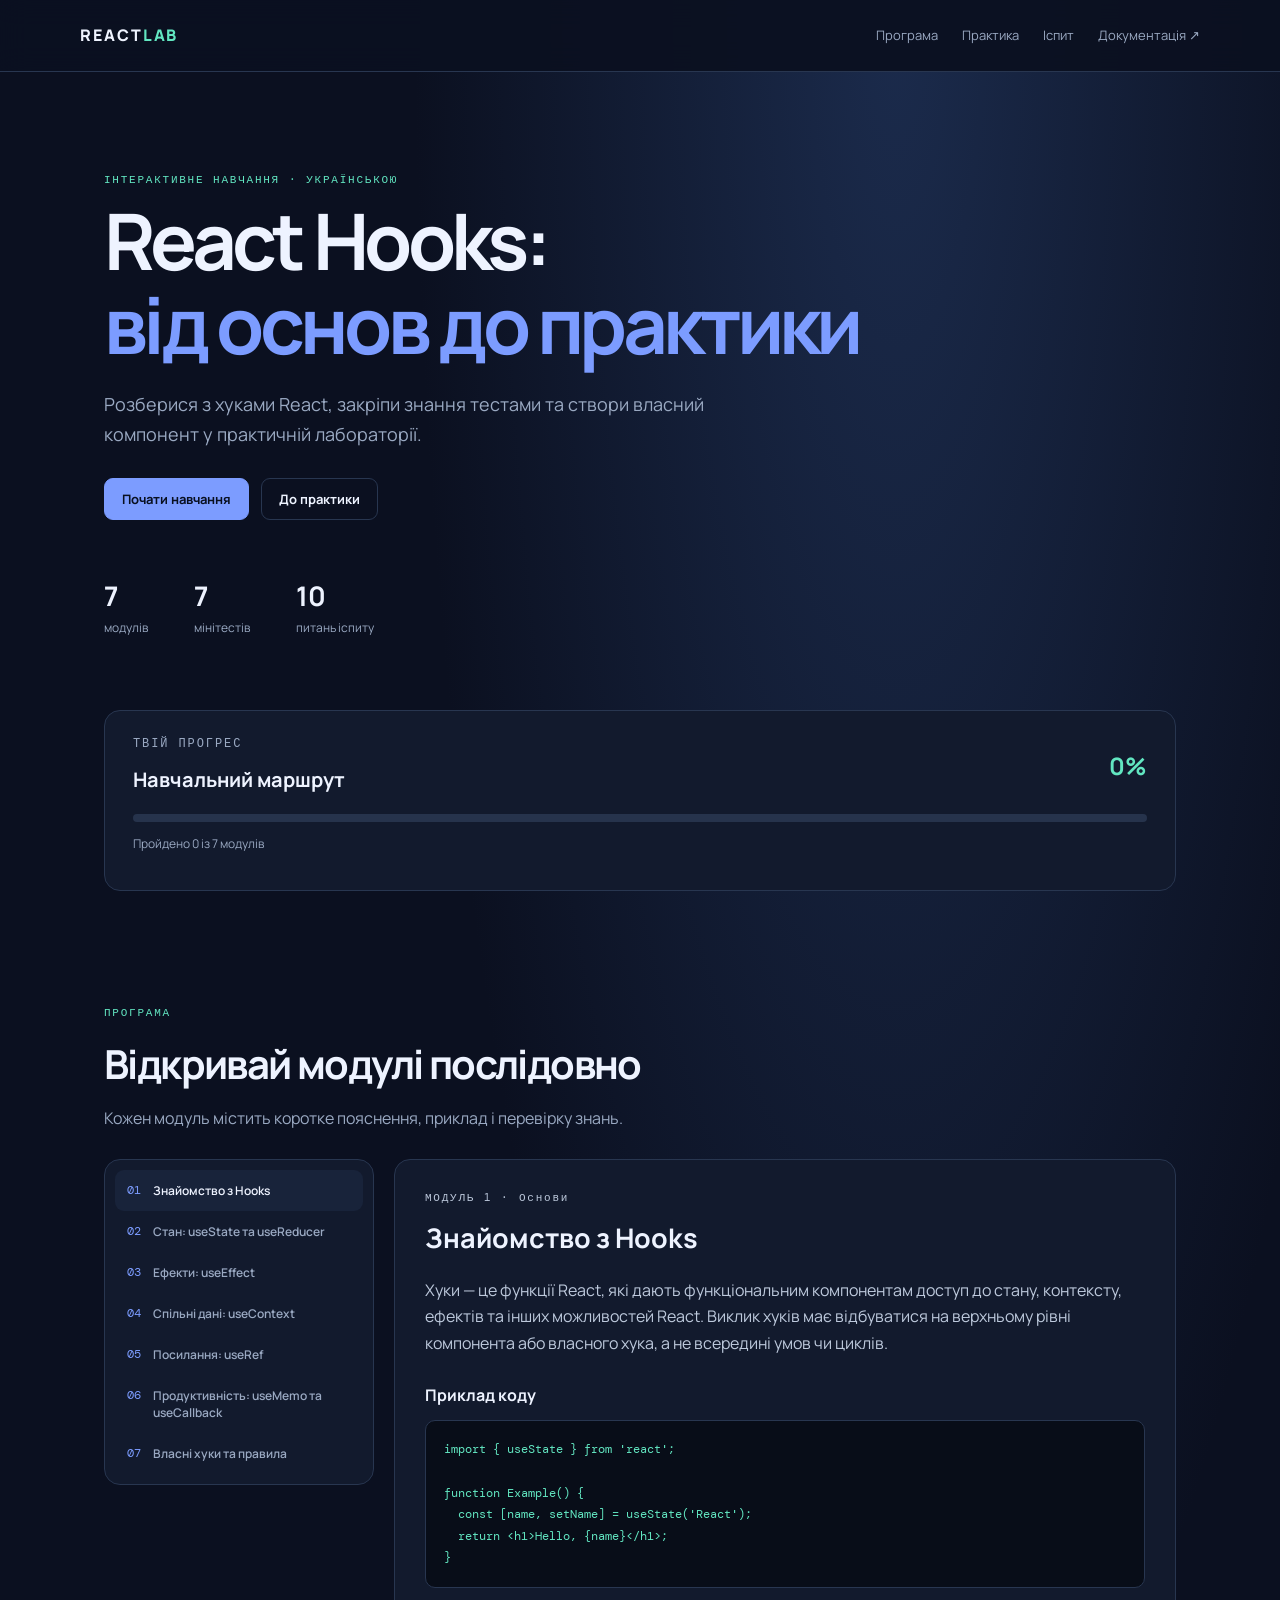
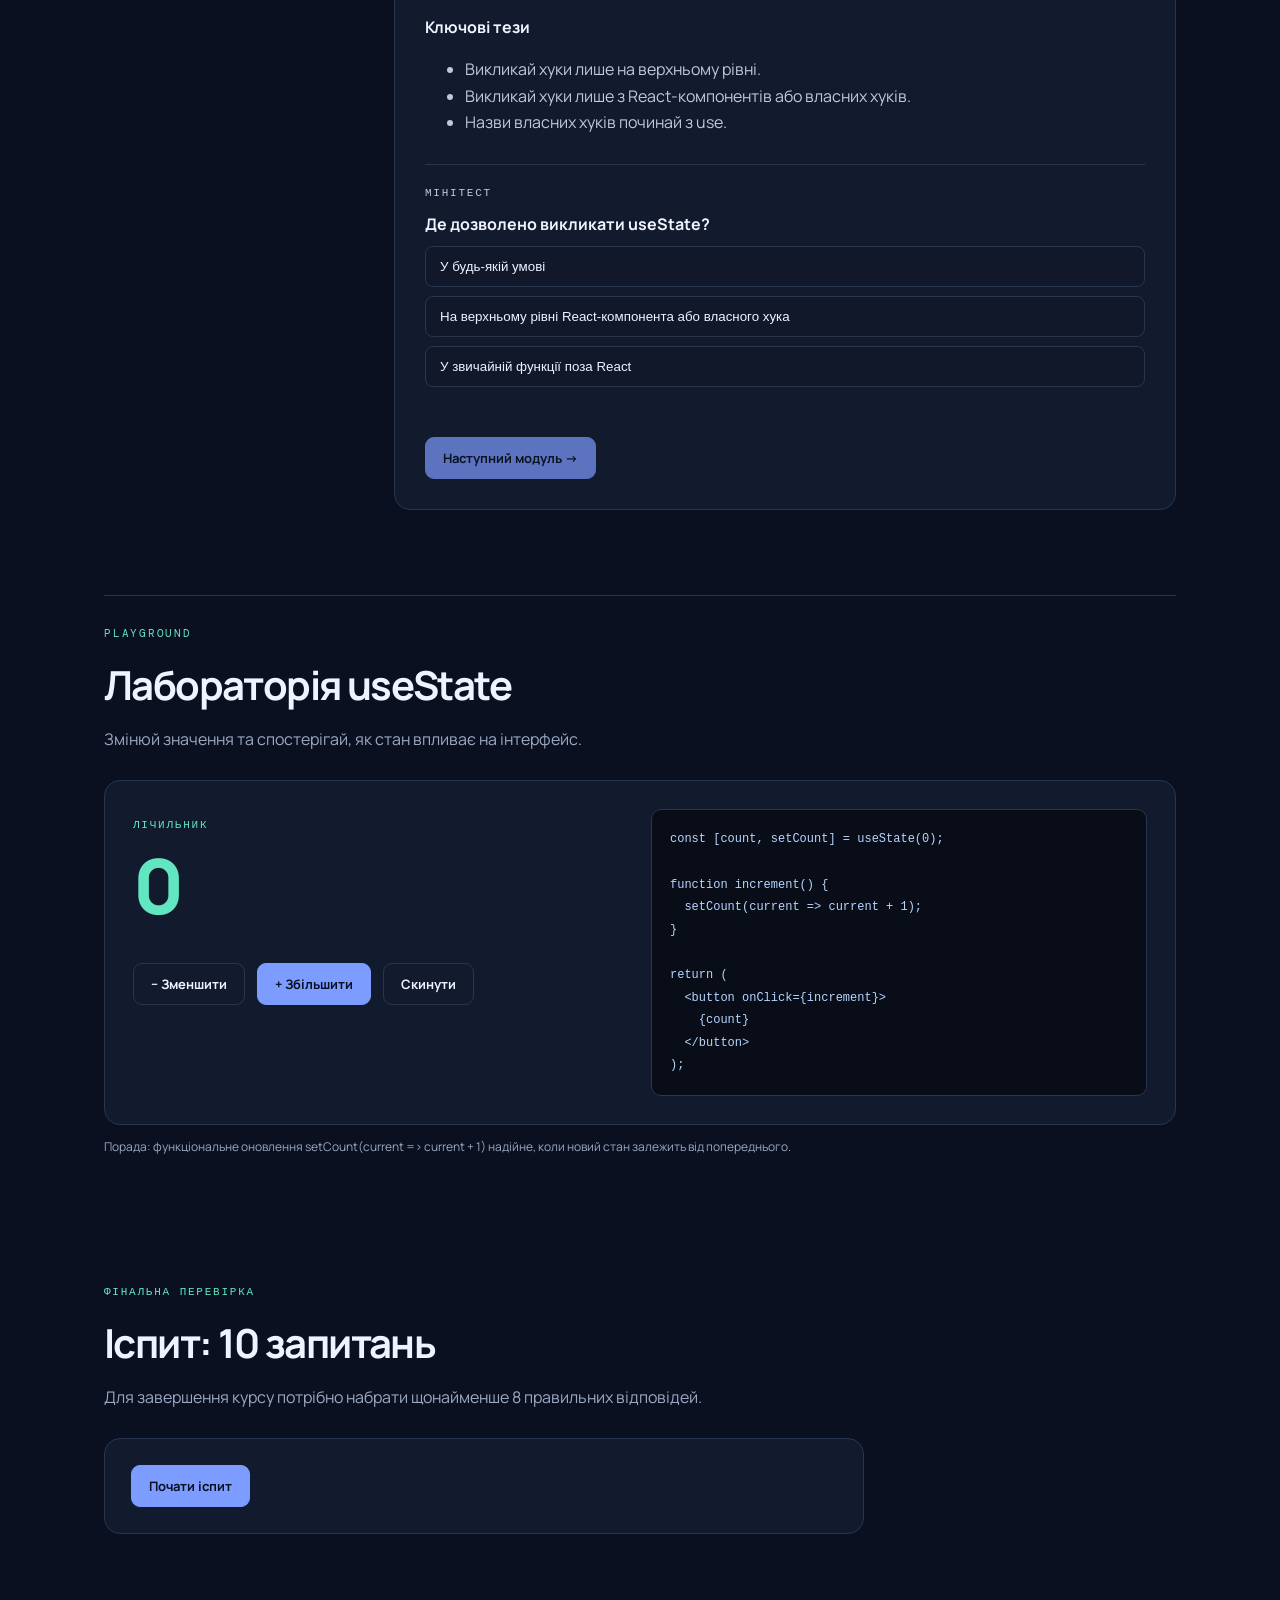
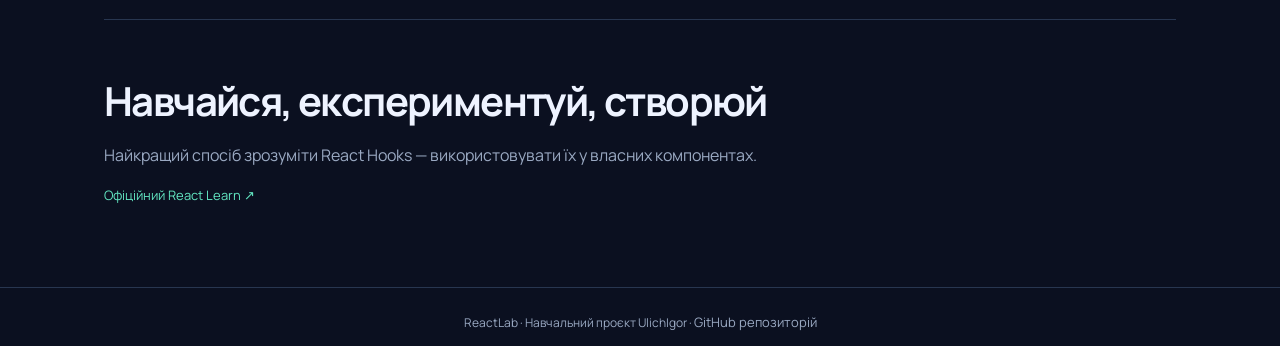
<file: index.html>
<!doctype html>
<html lang="uk">
<head>
<meta charset="utf-8"><meta name="viewport" content="width=device-width,initial-scale=1">
<meta name="description" content="Інтерактивний український курс React Hooks: useState, useEffect, useContext, useRef, useMemo, useCallback та useReducer.">
<title>React Hooks — інтерактивний курс</title><link rel="stylesheet" href="./course/course.css">
</head>
<body>
<header class="top"><a class="brand" href="./">REACT<span>LAB</span></a><nav><a href="#program">Програма</a><a href="#practice">Практика</a><a href="#exam">Іспит</a><a href="https://react.dev/reference/react/hooks" target="_blank" rel="noreferrer">Документація ↗</a></nav></header>
<main>
<section class="hero"><p class="eyebrow">ІНТЕРАКТИВНЕ НАВЧАННЯ · УКРАЇНСЬКОЮ</p><h1>React Hooks:<br><em>від основ до практики</em></h1><p class="lead">Розберися з хуками React, закріпи знання тестами та створи власний компонент у практичній лабораторії.</p><div class="hero-actions"><a class="btn primary" href="#program">Почати навчання</a><a class="btn ghost" href="#practice">До практики</a></div><div class="stats"><div><strong>7</strong><span>модулів</span></div><div><strong>7</strong><span>мінітестів</span></div><div><strong>10</strong><span>питань іспиту</span></div></div></section>
<section class="progress-panel"><div class="progress-head"><div><p class="eyebrow">ТВІЙ ПРОГРЕС</p><h2>Навчальний маршрут</h2></div><strong id="progressText">0%</strong></div><div class="progress"><span id="progressBar"></span></div><p id="progressDetail">Пройдено 0 із 7 модулів</p></section>
<section id="program" class="section"><div class="section-heading"><p class="eyebrow">ПРОГРАМА</p><h2>Відкривай модулі послідовно</h2><p>Кожен модуль містить коротке пояснення, приклад і перевірку знань.</p></div><div class="layout"><aside id="moduleNav" class="module-nav" aria-label="Навігація модулів"></aside><article id="moduleContent" class="lesson"></article></div></section>
<section id="practice" class="section practice"><div class="section-heading"><p class="eyebrow">PLAYGROUND</p><h2>Лабораторія useState</h2><p>Змінюй значення та спостерігай, як стан впливає на інтерфейс.</p></div><div class="lab"><div><span class="eyebrow">ЛІЧИЛЬНИК</span><div class="counter" id="counter">0</div><div class="controls"><button id="minus" class="btn ghost">− Зменшити</button><button id="plus" class="btn primary">+ Збільшити</button><button id="reset" class="btn ghost">Скинути</button></div></div><pre><code>const [count, setCount] = useState(0);

function increment() {
  setCount(current => current + 1);
}

return (
  &lt;button onClick={increment}&gt;
    {count}
  &lt;/button&gt;
);</code></pre></div><p class="hint">Порада: функціональне оновлення setCount(current =&gt; current + 1) надійне, коли новий стан залежить від попереднього.</p></section>
<section id="exam" class="section"><div class="section-heading"><p class="eyebrow">ФІНАЛЬНА ПЕРЕВІРКА</p><h2>Іспит: 10 запитань</h2><p>Для завершення курсу потрібно набрати щонайменше 8 правильних відповідей.</p></div><div id="examBox" class="exam-box"><button id="startExam" class="btn primary">Почати іспит</button></div></section>
<section class="finish"><h2>Навчайся, експериментуй, створюй</h2><p>Найкращий спосіб зрозуміти React Hooks — використовувати їх у власних компонентах.</p><a href="https://react.dev/learn" target="_blank" rel="noreferrer">Офіційний React Learn ↗</a></section>
</main><footer>ReactLab · Навчальний проєкт UlichIgor · <a href="https://github.com/UlichIgor/Curce-React">GitHub репозиторій</a></footer>
<script src="./course/course.js"></script></body></html>
</file>
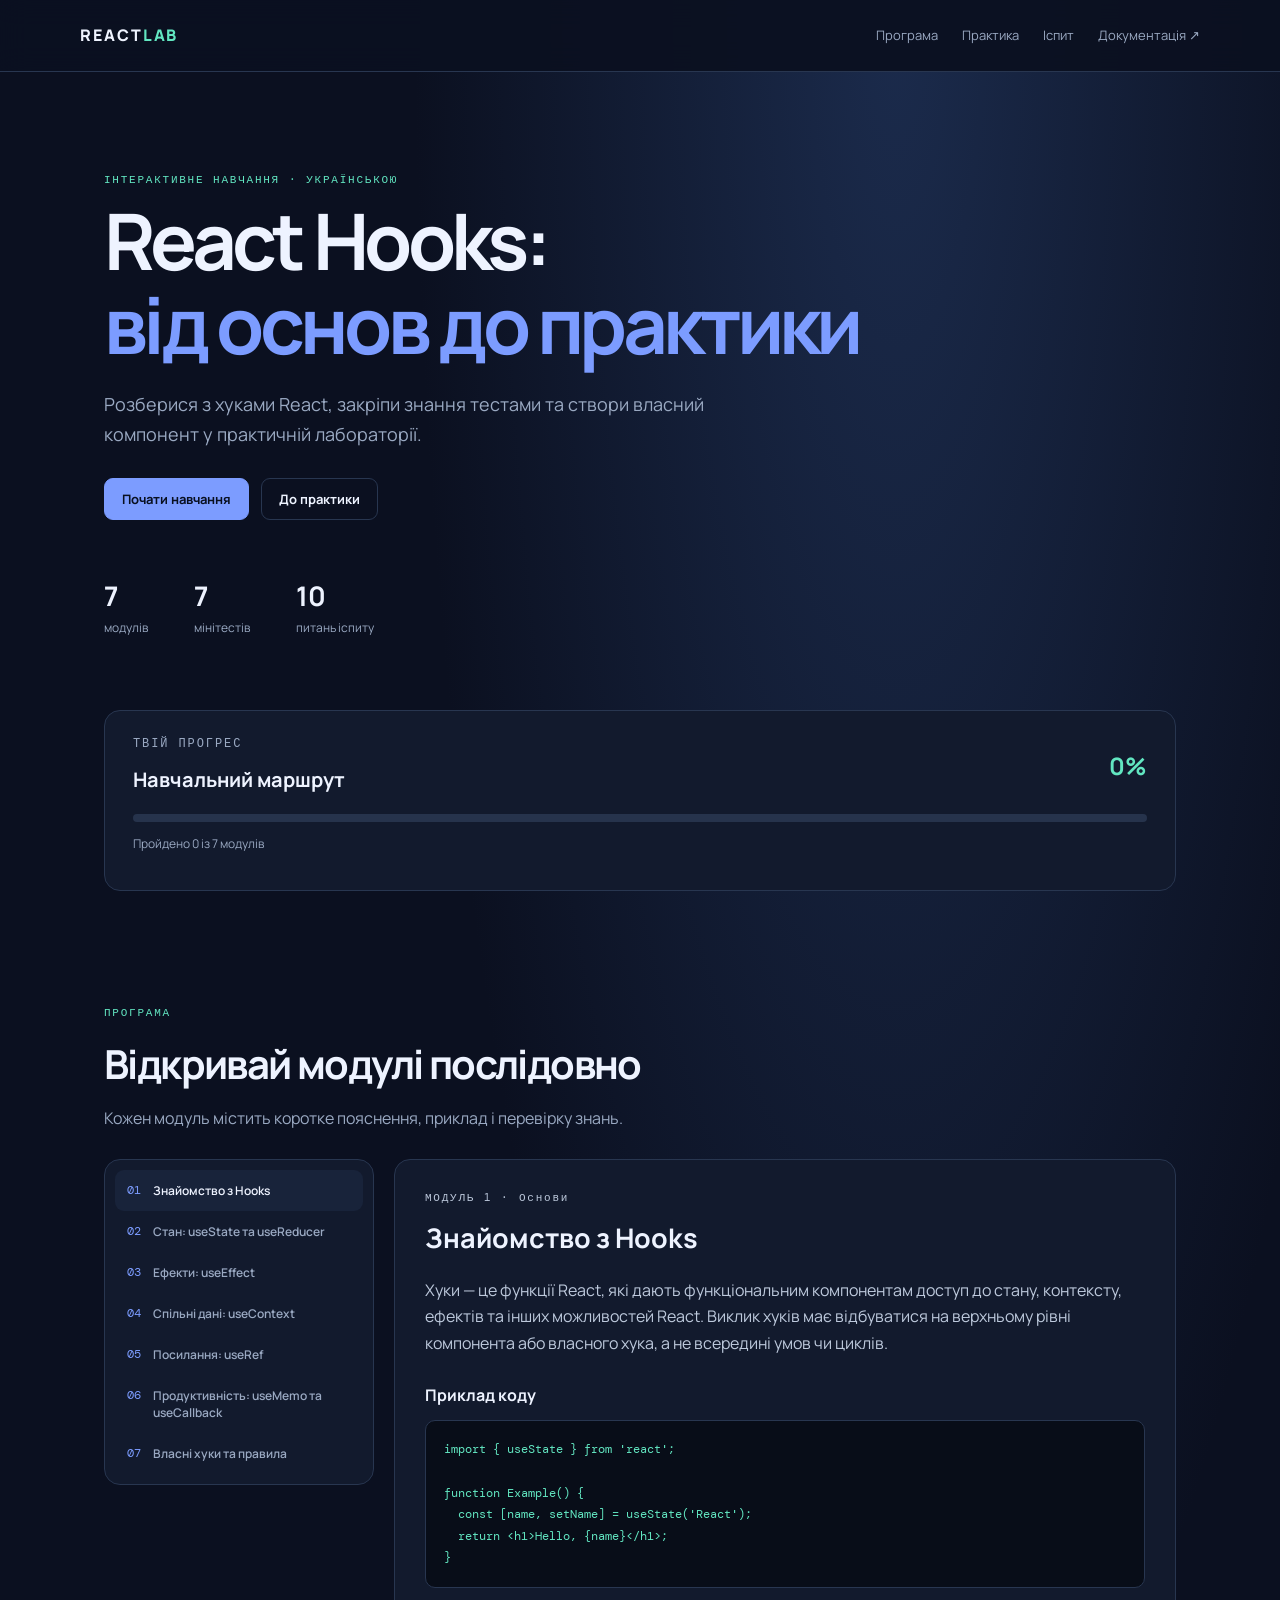
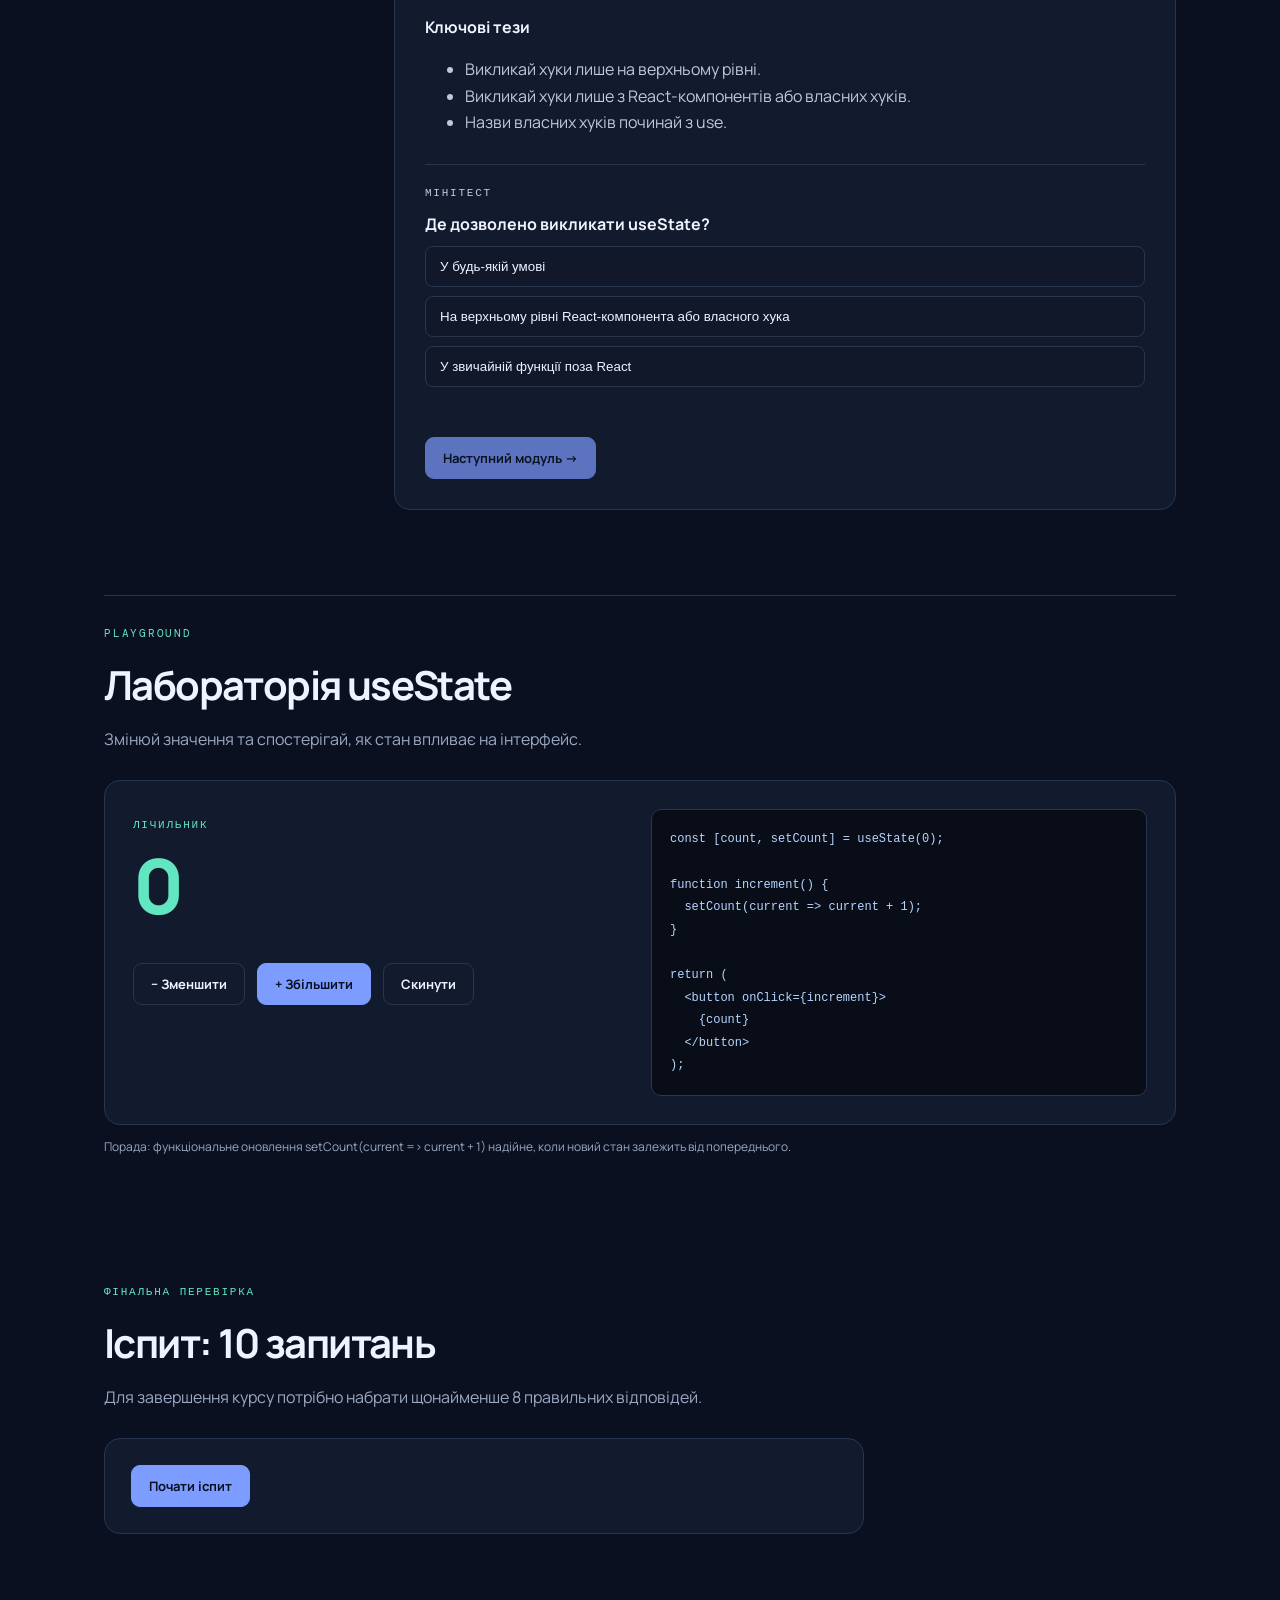
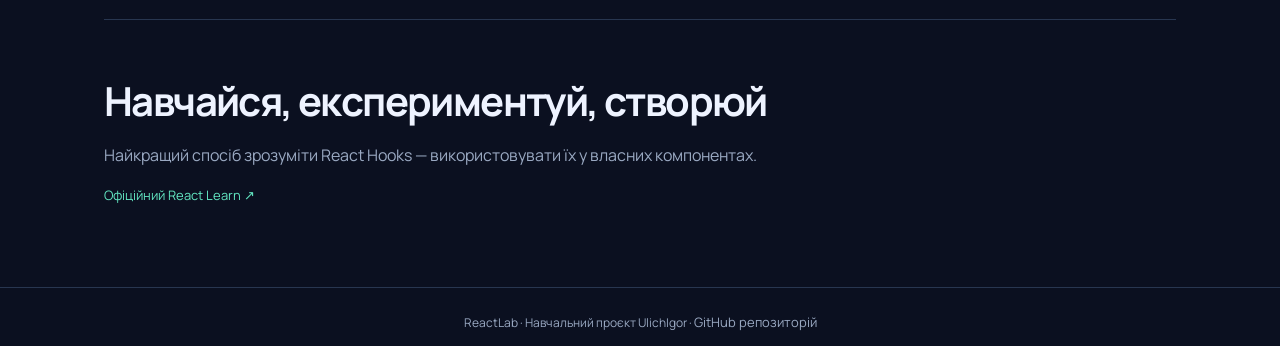
<file: course/index.html>
<!doctype html>
<html lang="uk">
<head>
<meta charset="utf-8"><meta name="viewport" content="width=device-width,initial-scale=1">
<meta name="description" content="Інтерактивний український курс React Hooks: useState, useEffect, useContext, useRef, useMemo, useCallback та useReducer.">
<title>React Hooks — інтерактивний курс</title><link rel="stylesheet" href="course.css">
</head>
<body>
<header class="top"><a class="brand" href="./">REACT<span>LAB</span></a><nav><a href="#program">Програма</a><a href="#practice">Практика</a><a href="#exam">Іспит</a><a href="https://react.dev/reference/react/hooks" target="_blank" rel="noreferrer">Документація ↗</a></nav></header>
<main>
<section class="hero"><p class="eyebrow">ІНТЕРАКТИВНЕ НАВЧАННЯ · УКРАЇНСЬКОЮ</p><h1>React Hooks:<br><em>від основ до практики</em></h1><p class="lead">Розберися з хуками React, закріпи знання тестами та створи власний компонент у практичній лабораторії.</p><div class="hero-actions"><a class="btn primary" href="#program">Почати навчання</a><a class="btn ghost" href="#practice">До практики</a></div><div class="stats"><div><strong>7</strong><span>модулів</span></div><div><strong>7</strong><span>мінітестів</span></div><div><strong>10</strong><span>питань іспиту</span></div></div></section>
<section class="progress-panel"><div class="progress-head"><div><p class="eyebrow">ТВІЙ ПРОГРЕС</p><h2>Навчальний маршрут</h2></div><strong id="progressText">0%</strong></div><div class="progress"><span id="progressBar"></span></div><p id="progressDetail">Пройдено 0 із 7 модулів</p></section>
<section id="program" class="section"><div class="section-heading"><p class="eyebrow">ПРОГРАМА</p><h2>Відкривай модулі послідовно</h2><p>Кожен модуль містить коротке пояснення, приклад і перевірку знань.</p></div><div class="layout"><aside id="moduleNav" class="module-nav" aria-label="Навігація модулів"></aside><article id="moduleContent" class="lesson"></article></div></section>
<section id="practice" class="section practice"><div class="section-heading"><p class="eyebrow">PLAYGROUND</p><h2>Лабораторія useState</h2><p>Змінюй значення та спостерігай, як стан впливає на інтерфейс.</p></div><div class="lab"><div><span class="eyebrow">ЛІЧИЛЬНИК</span><div class="counter" id="counter">0</div><div class="controls"><button id="minus" class="btn ghost">− Зменшити</button><button id="plus" class="btn primary">+ Збільшити</button><button id="reset" class="btn ghost">Скинути</button></div></div><pre><code>const [count, setCount] = useState(0);

function increment() {
  setCount(current => current + 1);
}

return (
  &lt;button onClick={increment}&gt;
    {count}
  &lt;/button&gt;
);</code></pre></div><p class="hint">Порада: функціональне оновлення setCount(current =&gt; current + 1) надійне, коли новий стан залежить від попереднього.</p></section>
<section id="exam" class="section"><div class="section-heading"><p class="eyebrow">ФІНАЛЬНА ПЕРЕВІРКА</p><h2>Іспит: 10 запитань</h2><p>Для завершення курсу потрібно набрати щонайменше 8 правильних відповідей.</p></div><div id="examBox" class="exam-box"><button id="startExam" class="btn primary">Почати іспит</button></div></section>
<section class="finish"><h2>Навчайся, експериментуй, створюй</h2><p>Найкращий спосіб зрозуміти React Hooks — використовувати їх у власних компонентах.</p><a href="https://react.dev/learn" target="_blank" rel="noreferrer">Офіційний React Learn ↗</a></section>
</main><footer>ReactLab · Навчальний проєкт UlichIgor · <a href="https://github.com/UlichIgor/Curce-React">GitHub репозиторій</a></footer>
<script src="course.js"></script></body></html>
</file>
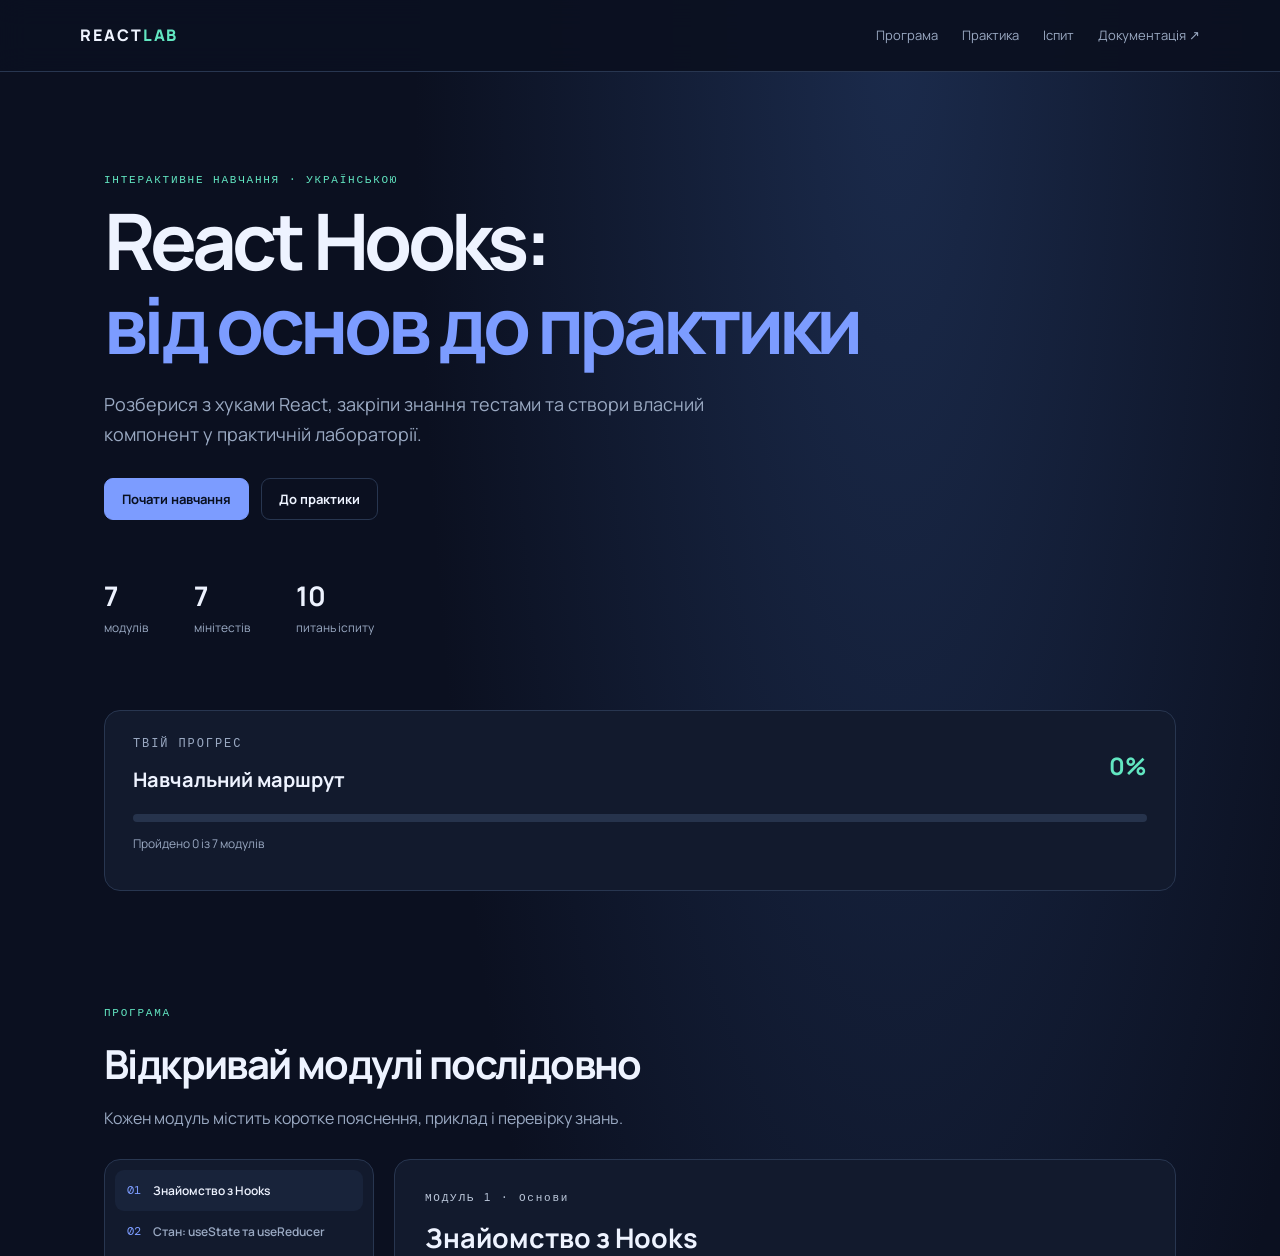
<file: docs/index.html>
<!doctype html>
<html lang="uk">
<head>
<meta charset="utf-8">
<meta name="viewport" content="width=device-width, initial-scale=1">
<meta http-equiv="refresh" content="0; url=./course/">
<link rel="canonical" href="https://ulichigor.github.io/Curce-React/course/">
<title>React Hooks — інтерактивний курс</title>
</head>
<body>
<p>Відкриваємо <a href="./course/">інтерактивний курс React Hooks</a>…</p>
</body>
</html>
</file>
<file: course/course.css>
@import url('https://fonts.googleapis.com/css2?family=DM+Mono:wght@400;500&family=Manrope:wght@400;500;600;700;800&display=swap');
:root{color-scheme:dark;--bg:#0b1020;--panel:#121a2d;--panel2:#18233a;--text:#eef3ff;--muted:#9aa9c2;--line:#283650;--accent:#7c9cff;--mint:#62e6c1}*{box-sizing:border-box}html{scroll-behavior:smooth}body{margin:0;background:radial-gradient(ellipse at 70% 0%,#1b2b4c 0,transparent 38%),var(--bg);color:var(--text);font-family:Manrope,system-ui,sans-serif;line-height:1.65}.top{height:72px;display:flex;align-items:center;justify-content:space-between;padding:0 max(calc((100% - 1120px)/2),24px);border-bottom:1px solid var(--line);position:sticky;top:0;background:#0b1020eF;backdrop-filter:blur(14px);z-index:5}.brand{font-weight:800;letter-spacing:.12em;color:var(--text);text-decoration:none}.brand span{color:var(--mint)}nav{display:flex;gap:24px}nav a,footer a,.finish a{color:var(--muted);text-decoration:none;font-size:13px}a:hover{color:var(--mint)}main{max-width:1120px;margin:auto;padding:0 24px}.hero{padding:100px 0 72px;max-width:800px}.eyebrow{font:11px 'DM Mono',monospace;letter-spacing:.16em;color:var(--mint);margin:0 0 12px}.hero h1{font-size:clamp(44px,7vw,78px);line-height:1.08;letter-spacing:-.06em;margin:0 0 24px}.hero h1 em{font-style:normal;color:var(--accent)}.lead{font-size:18px;color:var(--muted);max-width:650px}.hero-actions,.controls{display:flex;gap:12px;flex-wrap:wrap;margin-top:28px}.btn{border:1px solid var(--line);border-radius:9px;padding:11px 17px;color:var(--text);font:700 13px Manrope;cursor:pointer;text-decoration:none;background:transparent}.btn.primary{background:var(--accent);border-color:var(--accent);color:#091020}.btn:hover{transform:translateY(-1px);filter:brightness(1.08)}.stats{display:flex;gap:46px;margin-top:54px}.stats div{display:grid}.stats strong{font-size:27px}.stats span,.progress-panel p{font-size:12px;color:var(--muted)}.progress-panel,.lesson,.module-nav,.lab,.exam-box{background:var(--panel);border:1px solid var(--line);border-radius:16px}.progress-panel{padding:24px 28px;margin-bottom:84px}.progress-head{display:flex;align-items:center;justify-content:space-between}.progress-head h2{margin:0;font-size:20px}.progress-head strong{font-size:24px;color:var(--mint)}.progress{height:8px;border-radius:20px;background:#26334c;overflow:hidden;margin-top:18px}.progress span{display:block;width:0;height:100%;background:linear-gradient(90deg,var(--accent),var(--mint));transition:width .3s}.section{padding:30px 0 85px;scroll-margin-top:90px}.section-heading{margin-bottom:28px}.section-heading h2,.finish h2{font-size:clamp(28px,4vw,40px);letter-spacing:-.04em;margin:0 0 8px}.section-heading>p:last-child,.finish p{color:var(--muted);margin:0}.layout{display:grid;grid-template-columns:270px 1fr;gap:20px;align-items:start}.module-nav{padding:10px;position:sticky;top:92px}.module-link{width:100%;display:flex;gap:12px;text-align:left;padding:12px;border:0;background:transparent;color:var(--muted);border-radius:9px;cursor:pointer;font:600 12px Manrope}.module-link.active{background:var(--panel2);color:var(--text)}.module-link.done .num{color:var(--mint)}.num{font:12px 'DM Mono';color:var(--accent)}.lesson{padding:30px;min-height:430px}.lesson h3{font-size:27px;margin:0 0 14px}.lesson p,.lesson li{color:#bdc9dc}.lesson h4{margin:26px 0 8px}.lesson pre,.lab pre{background:#080d18;border:1px solid var(--line);border-radius:10px;padding:18px;overflow:auto;color:#b8d5ff;font:12px/1.8 'DM Mono',monospace}.lesson code{font-family:'DM Mono',monospace;color:var(--mint)}.quiz{border-top:1px solid var(--line);margin-top:28px;padding-top:20px}.quiz button.option{display:block;width:100%;text-align:left;margin:9px 0;padding:12px 14px;border:1px solid var(--line);background:#10182a;color:var(--text);border-radius:8px;cursor:pointer}.quiz button.option:hover{border-color:var(--accent)}.quiz button:disabled{opacity:.7;cursor:default}.feedback{color:var(--mint);font-size:13px;min-height:24px}.practice{border-top:1px solid var(--line)}.lab{display:grid;grid-template-columns:1fr 1fr;gap:22px;padding:28px}.counter{font-size:76px;font-weight:800;letter-spacing:-.06em;color:var(--mint);line-height:1.3}.lab pre{margin:0}.hint{color:var(--muted);font-size:12px}.exam-box{padding:26px;max-width:760px}.exam-question{padding:18px 0;border-bottom:1px solid var(--line)}.exam-question p{font-weight:700}.exam-question label{display:block;color:#bdc9dc;padding:5px;cursor:pointer}.exam-result{font-size:20px;color:var(--mint)}.finish{padding:48px 0 80px;border-top:1px solid var(--line)}.finish a{display:inline-block;margin-top:16px;color:var(--mint)}footer{border-top:1px solid var(--line);padding:24px;text-align:center;color:var(--muted);font-size:12px}button:focus-visible,a:focus-visible{outline:2px solid var(--mint);outline-offset:3px}@media(max-width:760px){.top{padding:0 18px}nav{gap:12px}nav a{font-size:11px}.layout{grid-template-columns:1fr}.module-nav{position:static;display:grid;grid-template-columns:1fr 1fr}.lesson{padding:22px}.lab{grid-template-columns:1fr}.hero{padding-top:70px}.stats{gap:25px}}@media(max-width:460px){nav a:nth-child(2),nav a:nth-child(4){display:none}.module-nav{grid-template-columns:1fr}.stats{gap:18px}.stats strong{font-size:22px}}
</file>
